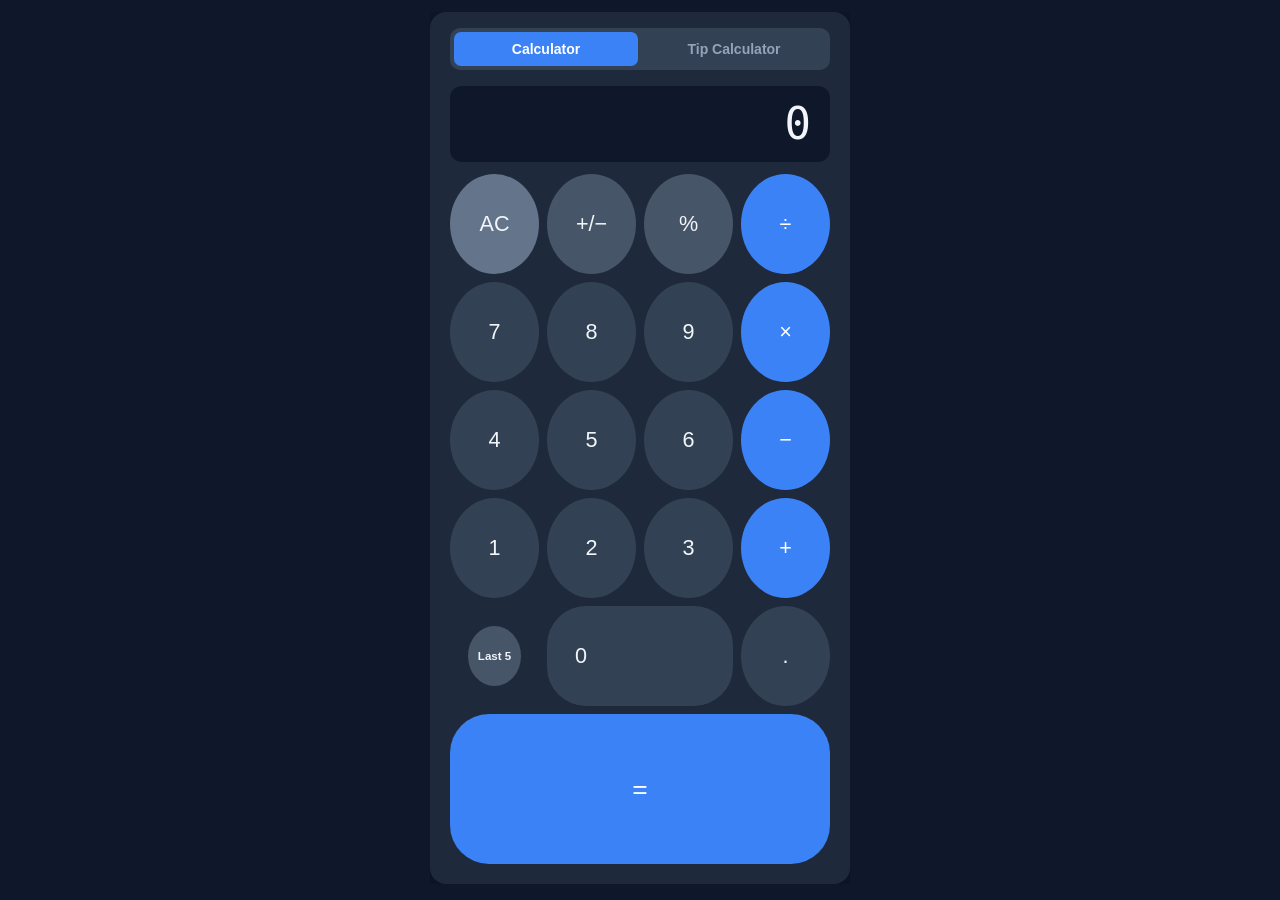
<file: index.html>
<!DOCTYPE html>
<html lang="en" data-theme="dark">
<head>
  <meta charset="UTF-8">
  <meta name="viewport" content="width=device-width, initial-scale=1.0">
  <meta name="mobile-web-app-capable" content="yes">
  <meta name="apple-mobile-web-app-capable" content="yes">
  <meta name="apple-mobile-web-app-status-bar-style" content="default">
  <title>Tip Calculator</title>
  <link rel="manifest" href="pwa_manifest.json">
  <link rel="icon" type="image/svg+xml" href="favicon.svg">
  <link rel="apple-touch-icon" href="icon-192.png">
  <link rel="stylesheet" href="styles.css">
</head>
<body>
  <div class="container">
    <main class="card">
      <!-- Mode Toggle: Calculator (left), Tip Calculator (right) -->
      <div class="mode-toggle-bar">
        <button class="mode-tab active" id="tab-calc" data-mode="calc">Calculator</button>
        <button class="mode-tab" id="tab-tip" data-mode="tip">Tip Calculator</button>
      </div>

      <!-- Basic Calculator Panel (visible by default) -->
      <div id="calc-panel">
        <div class="calc-display-wrapper">
          <div class="calc-display" id="calc-display">0</div>
        </div>

        <!--
          Grid layout — 6 rows:
            Row 1: AC  +/−  %  ÷
            Row 2: 7   8    9  ×
            Row 3: 4   5    6  −
            Row 4: 1   2    3  +
            Row 5: Last5  0(span2)  .      ← short row (0.6fr)
            Row 6: =  =  =  =              ← tall row (1.5fr), full width
        -->
        <div class="calc-grid">
          <!-- Row 1 -->
          <button class="calc-btn calc-ac" data-action="ac">AC</button>
          <button class="calc-btn calc-op" data-action="op" data-op="negate">+/−</button>
          <button class="calc-btn calc-op" data-action="op" data-op="percent">%</button>
          <button class="calc-btn calc-op calc-op-main" data-action="op" data-op="÷">÷</button>

          <!-- Row 2 -->
          <button class="calc-btn calc-digit" data-action="digit" data-digit="7">7</button>
          <button class="calc-btn calc-digit" data-action="digit" data-digit="8">8</button>
          <button class="calc-btn calc-digit" data-action="digit" data-digit="9">9</button>
          <button class="calc-btn calc-op calc-op-main" data-action="op" data-op="×">×</button>

          <!-- Row 3 -->
          <button class="calc-btn calc-digit" data-action="digit" data-digit="4">4</button>
          <button class="calc-btn calc-digit" data-action="digit" data-digit="5">5</button>
          <button class="calc-btn calc-digit" data-action="digit" data-digit="6">6</button>
          <button class="calc-btn calc-op calc-op-main" data-action="op" data-op="−">−</button>

          <!-- Row 4 -->
          <button class="calc-btn calc-digit" data-action="digit" data-digit="1">1</button>
          <button class="calc-btn calc-digit" data-action="digit" data-digit="2">2</button>
          <button class="calc-btn calc-digit" data-action="digit" data-digit="3">3</button>
          <button class="calc-btn calc-op calc-op-main" data-action="op" data-op="+">+</button>

          <!-- Row 5 (short): Last 5 | 0 (span 2) | . -->
          <button class="calc-btn calc-history-btn" id="calc-history-btn" data-action="history">Last 5</button>
          <button class="calc-btn calc-digit calc-zero" data-action="digit" data-digit="0">0</button>
          <button class="calc-btn calc-digit" data-action="decimal">.</button>

          <!-- Row 6 (tall): equals spans all 4 columns -->
          <button class="calc-btn calc-equals calc-equals-full" data-action="equals">=</button>
        </div>
      </div>

      <!-- Tip Calculator Panel (hidden by default) -->
      <div id="tip-panel" class="hidden">
        <div class="tip-panel-inner">
          <div class="input-group">
            <label for="bill-amount">Bill Amount</label>
            <div class="input-wrapper">
              <span class="currency-symbol">$</span>
              <input
                type="number"
                id="bill-amount"
                placeholder="0.00"
                min="0.01"
                step="0.01"
                inputmode="decimal"
                autocomplete="off"
              >
            </div>
          </div>

          <div class="tip-buttons-group">
            <p class="tip-label">Select Tip</p>
            <div class="tip-buttons">
              <button class="tip-btn" data-tip="10">10%</button>
              <button class="tip-btn" data-tip="20">20%</button>
              <button class="tip-btn" data-tip="30">30%</button>
            </div>
          </div>

          <div class="input-group">
            <label for="num-people">Number of People</label>
            <div class="input-wrapper">
              <input
                type="number"
                id="num-people"
                value="1"
                min="1"
                step="1"
                inputmode="numeric"
                autocomplete="off"
              >
            </div>
          </div>

          <div class="results">
            <div class="result-row">
              <span class="result-label">Tip Amount</span>
              <span class="result-value" id="tip-amount">&mdash;</span>
            </div>
            <div class="result-divider"></div>
            <div class="result-row">
              <span class="result-label">New Total</span>
              <span class="result-value" id="new-total">&mdash;</span>
            </div>
            <div class="result-divider"></div>
            <div class="result-row">
              <span class="result-label">Per Person</span>
              <span class="result-value" id="per-person">&mdash;</span>
            </div>
          </div>

          <button class="clear-btn" id="clear-btn">Clear</button>
        </div>
      </div>
    </main>
  </div>

  <!-- History Overlay Popup -->
  <div id="history-overlay" class="history-overlay hidden" aria-modal="true" role="dialog" aria-label="Recent Calculations">
    <div class="history-backdrop" id="history-backdrop"></div>
    <div class="history-popup">
      <div class="history-popup-header">
        <span class="history-popup-title">Recent Calculations</span>
        <button class="history-popup-close" id="history-popup-close" aria-label="Close">&times;</button>
      </div>
      <ul class="calc-history-list" id="calc-history-list">
        <li class="calc-history-empty">No calculations yet</li>
      </ul>
    </div>
  </div>

  <script src="app.js"></script>
  <script>if ('serviceWorker' in navigator) navigator.serviceWorker.register('sw.js');</script>
</body>
</html>
</file>
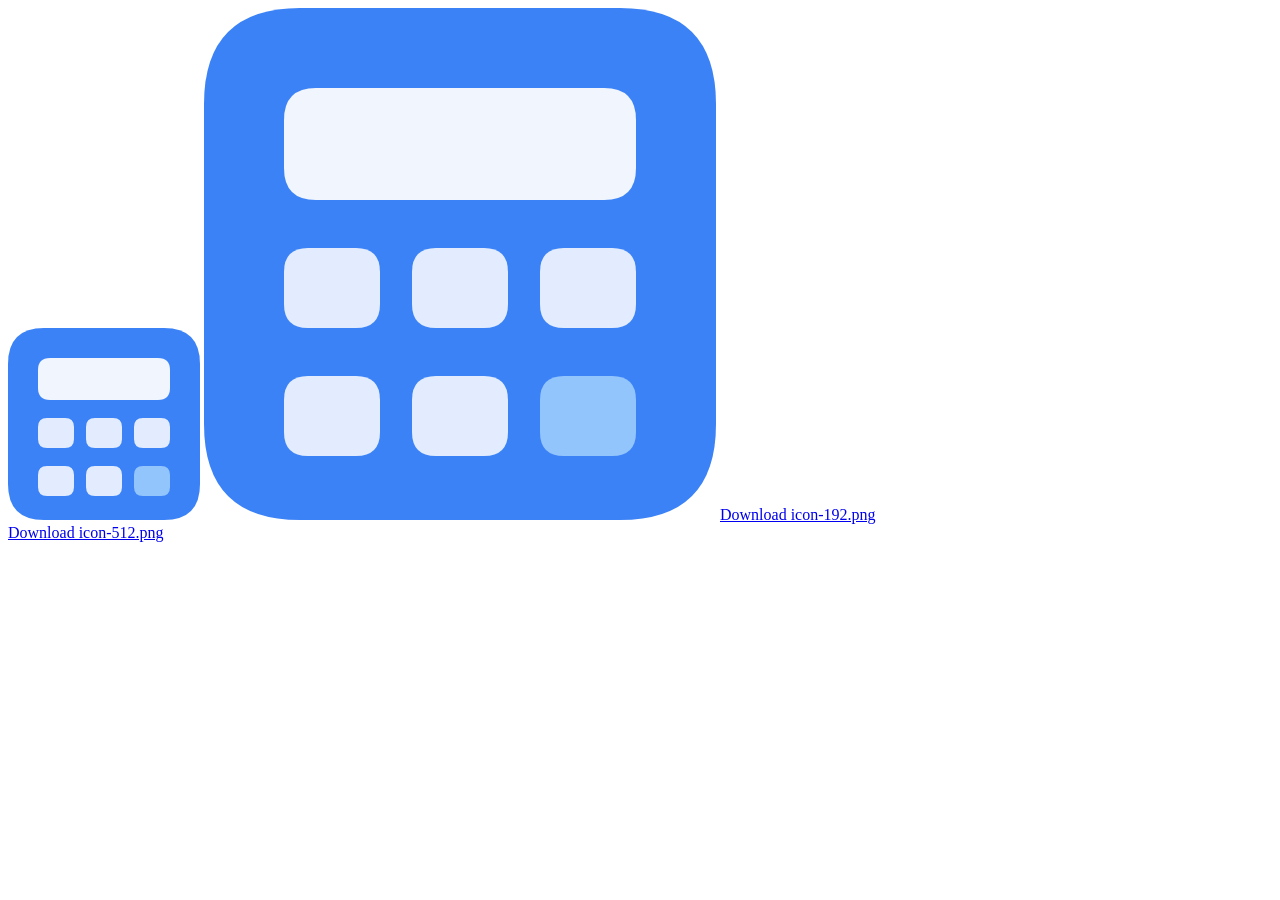
<file: generate-icons.html>
<!DOCTYPE html>
<html>
<head><title>Icon Generator</title></head>
<body>
<canvas id="c192" width="192" height="192"></canvas>
<canvas id="c512" width="512" height="512"></canvas>
<a id="dl192" download="icon-192.png">Download icon-192.png</a><br>
<a id="dl512" download="icon-512.png">Download icon-512.png</a>
<script>
function drawCalcIcon(canvas) {
  var size = canvas.width;
  var ctx = canvas.getContext('2d');
  var s = size / 32;
  var r = 6 * s;

  // Background
  ctx.fillStyle = '#3b82f6';
  ctx.beginPath();
  ctx.moveTo(r, 0);
  ctx.lineTo(size - r, 0);
  ctx.quadraticCurveTo(size, 0, size, r);
  ctx.lineTo(size, size - r);
  ctx.quadraticCurveTo(size, size, size - r, size);
  ctx.lineTo(r, size);
  ctx.quadraticCurveTo(0, size, 0, size - r);
  ctx.lineTo(0, r);
  ctx.quadraticCurveTo(0, 0, r, 0);
  ctx.closePath();
  ctx.fill();

  // Display bar
  ctx.fillStyle = 'rgba(255,255,255,0.92)';
  var dx = 5*s, dy = 5*s, dw = 22*s, dh = 7*s, dr = 2*s;
  ctx.beginPath();
  ctx.moveTo(dx+dr, dy);
  ctx.lineTo(dx+dw-dr, dy);
  ctx.quadraticCurveTo(dx+dw, dy, dx+dw, dy+dr);
  ctx.lineTo(dx+dw, dy+dh-dr);
  ctx.quadraticCurveTo(dx+dw, dy+dh, dx+dw-dr, dy+dh);
  ctx.lineTo(dx+dr, dy+dh);
  ctx.quadraticCurveTo(dx, dy+dh, dx, dy+dh-dr);
  ctx.lineTo(dx, dy+dr);
  ctx.quadraticCurveTo(dx, dy, dx+dr, dy);
  ctx.closePath();
  ctx.fill();

  function drawBtn(bx, by, color) {
    var bw = 6*s, bh = 5*s, br = 1.5*s;
    bx = bx*s; by = by*s;
    ctx.fillStyle = color;
    ctx.beginPath();
    ctx.moveTo(bx+br, by);
    ctx.lineTo(bx+bw-br, by);
    ctx.quadraticCurveTo(bx+bw, by, bx+bw, by+br);
    ctx.lineTo(bx+bw, by+bh-br);
    ctx.quadraticCurveTo(bx+bw, by+bh, bx+bw-br, by+bh);
    ctx.lineTo(bx+br, by+bh);
    ctx.quadraticCurveTo(bx, by+bh, bx, by+bh-br);
    ctx.lineTo(bx, by+br);
    ctx.quadraticCurveTo(bx, by, bx+br, by);
    ctx.closePath();
    ctx.fill();
  }

  drawBtn(5, 15, 'rgba(255,255,255,0.85)');
  drawBtn(13, 15, 'rgba(255,255,255,0.85)');
  drawBtn(21, 15, 'rgba(255,255,255,0.85)');
  drawBtn(5, 23, 'rgba(255,255,255,0.85)');
  drawBtn(13, 23, 'rgba(255,255,255,0.85)');
  drawBtn(21, 23, '#93c5fd');
}

var c192 = document.getElementById('c192');
var c512 = document.getElementById('c512');
drawCalcIcon(c192);
drawCalcIcon(c512);
document.getElementById('dl192').href = c192.toDataURL('image/png');
document.getElementById('dl512').href = c512.toDataURL('image/png');
</script>
</body>
</html>
</file>
<file: styles.css>
*, *::before, *::after {
  box-sizing: border-box;
  margin: 0;
  padding: 0;
}

/* Light theme tokens */
:root {
  --color-bg: #f0f4f8;
  --color-card: #ffffff;
  --color-primary: #2563eb;
  --color-primary-hover: #1d4ed8;
  --color-active-text: #ffffff;
  --color-text: #1e293b;
  --color-text-secondary: #64748b;
  --color-border: #e2e8f0;
  --color-result-bg: #f8fafc;
  --color-divider: #e2e8f0;
  --color-tip-btn-bg: #eff6ff;
  --color-tip-btn-border: #bfdbfe;
  --color-tip-btn-hover: #dbeafe;
  --color-tip-btn-hover-border: #93c5fd;
  --color-clear-btn-bg: #f1f5f9;
  --color-clear-btn-border: #cbd5e1;
  --color-clear-btn-text: #475569;
  --color-clear-btn-hover: #e2e8f0;
  --color-input-bg: #f8fafc;
  --color-input-focus-bg: #ffffff;
  --color-placeholder: #cbd5e1;
  --color-calc-display-bg: #1e293b;
  --color-calc-display-text: #f8fafc;
  --color-calc-digit-bg: #e2e8f0;
  --color-calc-digit-text: #1e293b;
  --color-calc-digit-hover: #cbd5e1;
  --color-calc-op-bg: #94a3b8;
  --color-calc-op-text: #ffffff;
  --color-calc-op-hover: #7c8fa6;
  --color-calc-ac-bg: #64748b;
  --color-calc-ac-text: #ffffff;
  --color-calc-ac-hover: #475569;
  --color-mode-tab-bg: #334155;
  --color-mode-tab-text: #94a3b8;
  --color-mode-tab-active-bg: #2563eb;
  --color-mode-tab-active-text: #ffffff;
  --color-history-bg: #f1f5f9;
  --color-history-border: #e2e8f0;
  --color-history-text: #1e293b;
  --color-history-text-secondary: #64748b;
  --color-history-item-border: #e2e8f0;
  --color-calc-history-btn-bg: #64748b;
  --color-calc-history-btn-text: #ffffff;
  --color-calc-history-btn-hover: #475569;
  --radius-card: 16px;
  --radius-btn: 10px;
  --radius-input: 10px;
  --shadow-card: 0 4px 24px rgba(0, 0, 0, 0.08);
  --font-family: -apple-system, BlinkMacSystemFont, 'Segoe UI', Roboto, Helvetica, Arial, sans-serif;
}

/* Dark theme tokens */
[data-theme="dark"] {
  --color-bg: #0f172a;
  --color-card: #1e293b;
  --color-primary: #3b82f6;
  --color-primary-hover: #2563eb;
  --color-active-text: #ffffff;
  --color-text: #f1f5f9;
  --color-text-secondary: #94a3b8;
  --color-border: #334155;
  --color-result-bg: #0f172a;
  --color-divider: #334155;
  --color-tip-btn-bg: #1e3a5f;
  --color-tip-btn-border: #2563eb;
  --color-tip-btn-hover: #1d4ed8;
  --color-tip-btn-hover-border: #3b82f6;
  --color-clear-btn-bg: #334155;
  --color-clear-btn-border: #475569;
  --color-clear-btn-text: #94a3b8;
  --color-clear-btn-hover: #475569;
  --color-input-bg: #0f172a;
  --color-input-focus-bg: #1e293b;
  --color-placeholder: #475569;
  --color-calc-display-bg: #0f172a;
  --color-calc-display-text: #f1f5f9;
  --color-calc-digit-bg: #334155;
  --color-calc-digit-text: #f1f5f9;
  --color-calc-digit-hover: #475569;
  --color-calc-op-bg: #475569;
  --color-calc-op-text: #f1f5f9;
  --color-calc-op-hover: #64748b;
  --color-calc-ac-bg: #64748b;
  --color-calc-ac-text: #f1f5f9;
  --color-calc-ac-hover: #94a3b8;
  --color-mode-tab-bg: #334155;
  --color-mode-tab-text: #94a3b8;
  --color-mode-tab-active-bg: #3b82f6;
  --color-mode-tab-active-text: #ffffff;
  --color-history-bg: #1e293b;
  --color-history-border: #334155;
  --color-history-text: #f1f5f9;
  --color-history-text-secondary: #94a3b8;
  --color-history-item-border: #334155;
  --color-calc-history-btn-bg: #475569;
  --color-calc-history-btn-text: #f1f5f9;
  --color-calc-history-btn-hover: #64748b;
  --shadow-card: 0 4px 24px rgba(0, 0, 0, 0.4);
}

/* Lock viewport — no scrolling ever */
html, body {
  height: 100%;
  overflow: hidden;
  overflow-x: hidden;
  touch-action: none;
  overscroll-behavior: none;
}

body {
  font-family: var(--font-family);
  background-color: var(--color-bg);
  color: var(--color-text);
  height: 100%;
  max-height: 100vh;
  width: 100%;
  max-width: 100vw;
  display: flex;
  align-items: flex-start;
  justify-content: center;
  padding: 12px 16px 16px;
  transition: background-color 0.2s ease, color 0.2s ease;
  overflow: hidden;
  overflow-x: hidden;
}

.container {
  width: 100%;
  max-width: 420px;
  height: 100%;
  max-height: 100vh;
  display: flex;
  flex-direction: column;
  /* Center the card vertically when it doesn't fill full height (tip mode) */
  justify-content: center;
  overflow: hidden;
  min-width: 0;
}

/*
 * .card — default (calc mode): flex: 1 so the calculator grid fills height.
 * .card.tip-mode: flex: 0 0 auto so the tip panel sizes to intrinsic content.
 */
.card {
  background: var(--color-card);
  border-radius: var(--radius-card);
  box-shadow: var(--shadow-card);
  padding: 16px 20px 20px;
  display: flex;
  flex-direction: column;
  /* Default: fill available height for the calculator grid */
  flex: 1;
  min-height: 0;
  min-width: 0;
  overflow: hidden;
  width: 100%;
}

/*
 * Tip mode: card sizes to its natural content height instead of stretching.
 * The container's justify-content: center then vertically centers it.
 */
.card.tip-mode {
  flex: 0 0 auto;
  height: auto;
  overflow: visible;
}

/* Mode Toggle */
.mode-toggle-bar {
  display: flex;
  gap: 4px;
  background: var(--color-mode-tab-bg);
  border-radius: 10px;
  padding: 4px;
  margin-bottom: 16px;
  flex-shrink: 0;
  width: 100%;
  min-width: 0;
  box-sizing: border-box;
}

.mode-tab {
  flex: 1;
  min-width: 0;
  padding: 9px 8px;
  font-size: 0.875rem;
  font-weight: 600;
  color: var(--color-mode-tab-text);
  background: transparent;
  border: none;
  border-radius: 7px;
  cursor: pointer;
  transition: background 0.15s ease, color 0.15s ease;
  -webkit-tap-highlight-color: transparent;
  touch-action: manipulation;
  white-space: nowrap;
  overflow: hidden;
  text-overflow: ellipsis;
}

.mode-tab.active {
  background: var(--color-mode-tab-active-bg);
  color: var(--color-mode-tab-active-text);
}

.mode-tab:not(.active):hover {
  color: var(--color-text);
}

/* Tip Panel */
.tip-panel-inner {
  display: flex;
  flex-direction: column;
  gap: 20px;
  /* Do NOT use flex: 1 here — let it size to content */
  min-width: 0;
  width: 100%;
}

/* Hidden utility */
.hidden {
  display: none !important;
}

/* Bill Input */
.input-group {
  display: flex;
  flex-direction: column;
  gap: 8px;
  flex-shrink: 0;
  width: 100%;
  min-width: 0;
}

.input-group label {
  font-size: 0.875rem;
  font-weight: 600;
  color: var(--color-text-secondary);
  text-transform: uppercase;
  letter-spacing: 0.05em;
}

.input-wrapper {
  position: relative;
  display: flex;
  align-items: center;
  width: 100%;
  min-width: 0;
}

.currency-symbol {
  position: absolute;
  left: 14px;
  font-size: 1.25rem;
  font-weight: 600;
  color: var(--color-text-secondary);
  pointer-events: none;
  user-select: none;
}

#bill-amount {
  width: 100%;
  min-width: 0;
  padding: 14px 14px 14px 34px;
  font-size: 1.5rem;
  font-weight: 600;
  color: var(--color-text);
  background: var(--color-input-bg);
  border: 2px solid var(--color-border);
  border-radius: var(--radius-input);
  outline: none;
  transition: border-color 0.15s ease, background 0.15s ease;
  -moz-appearance: textfield;
  box-sizing: border-box;
}

#bill-amount::-webkit-outer-spin-button,
#bill-amount::-webkit-inner-spin-button {
  -webkit-appearance: none;
  margin: 0;
}

#bill-amount::placeholder {
  color: var(--color-placeholder);
  font-weight: 400;
}

#bill-amount:focus {
  border-color: var(--color-primary);
  background: var(--color-input-focus-bg);
}

/* Number of People input */
#num-people {
  width: 100%;
  min-width: 0;
  padding: 12px 14px;
  font-size: 1.25rem;
  font-weight: 600;
  color: var(--color-text);
  background: var(--color-input-bg);
  border: 2px solid var(--color-border);
  border-radius: var(--radius-input);
  outline: none;
  transition: border-color 0.15s ease, background 0.15s ease;
  -moz-appearance: textfield;
  box-sizing: border-box;
}

#num-people::-webkit-outer-spin-button,
#num-people::-webkit-inner-spin-button {
  -webkit-appearance: none;
  margin: 0;
}

#num-people:focus {
  border-color: var(--color-primary);
  background: var(--color-input-focus-bg);
}

/* Tip Buttons */
.tip-buttons-group {
  display: flex;
  flex-direction: column;
  gap: 10px;
  flex-shrink: 0;
  width: 100%;
  min-width: 0;
}

.tip-label {
  font-size: 0.875rem;
  font-weight: 600;
  color: var(--color-text-secondary);
  text-transform: uppercase;
  letter-spacing: 0.05em;
}

.tip-buttons {
  display: flex;
  gap: 10px;
  width: 100%;
  min-width: 0;
  /* Use a fixed row height so buttons are square/circular */
  align-items: center;
}

/*
 * Tip buttons — circular.
 * We use aspect-ratio: 1/1 and let flex sizing determine the width.
 * Each button takes 1/3 of the row minus gaps.
 */
.tip-btn {
  flex: 1;
  min-width: 0;
  /* aspect-ratio forces height = width, making them circular */
  aspect-ratio: 1 / 1;
  padding: 0;
  font-size: 1.125rem;
  font-weight: 700;
  color: var(--color-primary);
  background: var(--color-tip-btn-bg);
  border: 2px solid var(--color-tip-btn-border);
  border-radius: 50%;
  cursor: pointer;
  transition: background 0.15s ease, border-color 0.15s ease, color 0.15s ease, transform 0.1s ease;
  -webkit-tap-highlight-color: transparent;
  touch-action: manipulation;
  box-sizing: border-box;
  display: flex;
  align-items: center;
  justify-content: center;
}

.tip-btn:hover {
  background: var(--color-tip-btn-hover);
  border-color: var(--color-tip-btn-hover-border);
}

.tip-btn:active {
  transform: scale(0.97);
}

.tip-btn.active {
  background: var(--color-primary);
  border-color: var(--color-primary);
  color: var(--color-active-text);
}

.tip-btn.active:hover {
  background: var(--color-primary-hover);
  border-color: var(--color-primary-hover);
}

/* Results */
.results {
  background: var(--color-result-bg);
  border-radius: 12px;
  border: 1px solid var(--color-border);
  overflow: hidden;
  flex-shrink: 0;
  width: 100%;
  min-width: 0;
  box-sizing: border-box;
}

.result-row {
  display: flex;
  align-items: center;
  justify-content: space-between;
  padding: 14px 20px;
  min-width: 0;
}

.result-divider {
  height: 1px;
  background: var(--color-divider);
  margin: 0 20px;
}

.result-label {
  font-size: 0.9375rem;
  font-weight: 500;
  color: var(--color-text-secondary);
  flex-shrink: 0;
}

.result-value {
  font-size: 1.375rem;
  font-weight: 700;
  color: var(--color-text);
  letter-spacing: -0.02em;
  min-width: 0;
  text-align: right;
}

.result-value.calculated {
  color: var(--color-primary);
}

/* Clear Button */
.clear-btn {
  width: 100%;
  padding: 13px;
  font-size: 1rem;
  font-weight: 600;
  color: var(--color-clear-btn-text);
  background: var(--color-clear-btn-bg);
  border: 2px solid var(--color-clear-btn-border);
  border-radius: var(--radius-btn);
  cursor: pointer;
  transition: background 0.15s ease, border-color 0.15s ease, color 0.15s ease;
  -webkit-tap-highlight-color: transparent;
  touch-action: manipulation;
  flex-shrink: 0;
  box-sizing: border-box;
}

.clear-btn:hover {
  background: var(--color-clear-btn-hover);
}

.clear-btn:active {
  transform: scale(0.98);
}

/* Basic Calculator Panel */
#calc-panel {
  display: flex;
  flex-direction: column;
  gap: 12px;
  flex: 1;
  min-height: 0;
  min-width: 0;
  overflow: hidden;
  width: 100%;
}

#tip-panel {
  display: flex;
  flex-direction: column;
  /* Do NOT use flex: 1 — size to content */
  flex: 0 0 auto;
  min-width: 0;
  width: 100%;
}

.calc-display-wrapper {
  background: var(--color-calc-display-bg);
  border-radius: 12px;
  padding: 14px 20px;
  min-height: 76px;
  display: flex;
  align-items: flex-end;
  justify-content: flex-end;
  overflow: hidden;
  flex-shrink: 0;
  width: 100%;
  box-sizing: border-box;
}

.calc-display {
  font-size: 2.75rem;
  font-weight: 300;
  color: var(--color-calc-display-text);
  font-family: -apple-system, BlinkMacSystemFont, 'SF Mono', 'Segoe UI', monospace;
  letter-spacing: -0.02em;
  word-break: break-all;
  text-align: right;
  line-height: 1.1;
  min-width: 0;
  max-width: 100%;
}

/*
 * Calculator grid — 6 rows:
 *   rows 1–5: equal-height rows (1fr each)
 *     row 1: AC  +/−  %  ÷
 *     row 2: 7   8    9  ×
 *     row 3: 4   5    6  −
 *     row 4: 1   2    3  +
 *     row 5: Last5  0(span2)  .   ← same 1fr height as rows 1-4
 *   row 6: equals — taller row (1.5fr), fills remaining space
 *
 * All five digit/operator rows (including the 0 row) share the same 1fr
 * height, satisfying the equal-row-height requirement.
 * The "Last 5" button appears visually shorter because it is a small
 * circular button rendered within the same-height cell — the cell height
 * matches its peers but the button itself is compact.
 * The equals button overrides aspect-ratio so it stays rectangular.
 */
.calc-grid {
  display: grid;
  grid-template-columns: repeat(4, 1fr);
  grid-template-rows: repeat(5, 1fr) 1.5fr;
  gap: 8px;
  flex: 1;
  min-height: 0;
  min-width: 0;
  width: 100%;
  box-sizing: border-box;
}

/* Base button styles */
.calc-btn {
  padding: 0;
  font-size: 1.35rem;
  font-weight: 500;
  border: none;
  border-radius: 50%;
  cursor: pointer;
  transition: background 0.1s ease, transform 0.08s ease;
  -webkit-tap-highlight-color: transparent;
  touch-action: manipulation;
  display: flex;
  align-items: center;
  justify-content: center;
  /* Enforce square/circular shape for all standard buttons */
  width: 100%;
  height: 100%;
  min-height: 0;
  min-width: 0;
  aspect-ratio: 1 / 1;
  /* Center within the grid cell */
  justify-self: center;
  align-self: center;
  box-sizing: border-box;
}

.calc-btn:active {
  transform: scale(0.93);
}

.calc-digit {
  background: var(--color-calc-digit-bg);
  color: var(--color-calc-digit-text);
}

.calc-digit:hover {
  background: var(--color-calc-digit-hover);
}

.calc-op {
  background: var(--color-calc-op-bg);
  color: var(--color-calc-op-text);
}

.calc-op:hover {
  background: var(--color-calc-op-hover);
}

.calc-op-main {
  background: var(--color-primary);
  color: #ffffff;
}

.calc-op-main:hover {
  background: var(--color-primary-hover);
}

.calc-op-main.active-op {
  background: #ffffff;
  color: var(--color-primary);
}

.calc-ac {
  background: var(--color-calc-ac-bg);
  color: var(--color-calc-ac-text);
}

.calc-ac:hover {
  background: var(--color-calc-ac-hover);
}

/*
 * Equals button — full width, spans all 4 columns in its own row.
 * Override aspect-ratio so it stays a wide rectangle, not a circle.
 * Override border-radius so it looks like a pill/rectangle.
 * Override justify-self/align-self so it fills the full cell width.
 */
.calc-equals {
  background: var(--color-primary);
  color: #ffffff;
  font-size: 1.65rem;
}

.calc-equals:hover {
  background: var(--color-primary-hover);
}

.calc-equals-full {
  grid-column: 1 / -1;
  border-radius: 39px;
  /* Override the circular aspect-ratio from .calc-btn */
  aspect-ratio: unset;
  width: 100%;
  height: 100%;
  justify-self: stretch;
  align-self: stretch;
}

/*
 * History button — in row 5 (same 1fr height as digit rows).
 * The button itself is rendered small/compact via a reduced max-size,
 * making it visually appear shorter than the digit buttons in the same row.
 * The cell height matches its peers (1fr) but the button is constrained.
 */
.calc-history-btn {
  background: var(--color-calc-history-btn-bg);
  color: var(--color-calc-history-btn-text);
  font-size: 0.72rem;
  font-weight: 700;
  border-radius: 50%;
  /* Constrain the button to ~60% of the cell height so it appears
     noticeably smaller/shorter than the standard digit buttons */
  max-width: 60%;
  max-height: 60%;
  aspect-ratio: 1 / 1;
}

.calc-history-btn:hover {
  background: var(--color-calc-history-btn-hover);
}

.calc-history-btn.history-open {
  background: var(--color-primary);
  color: #ffffff;
}

/*
 * Zero button — spans 2 columns in row 5 (same 1fr height as digit rows).
 * Override aspect-ratio so it stays a wide pill shape.
 */
.calc-zero {
  grid-column: span 2;
  border-radius: 39px;
  justify-content: flex-start;
  padding-left: 28px;
  aspect-ratio: unset;
  width: 100%;
  height: 100%;
  justify-self: stretch;
  align-self: stretch;
}

/* ── History Overlay Popup ── */
.history-overlay {
  position: fixed;
  inset: 0;
  z-index: 1000;
  display: flex;
  align-items: center;
  justify-content: center;
}

.history-overlay.hidden {
  display: none !important;
}

.history-backdrop {
  position: absolute;
  inset: 0;
  background: rgba(0, 0, 0, 0.55);
  backdrop-filter: blur(2px);
  -webkit-backdrop-filter: blur(2px);
}

.history-popup {
  position: relative;
  z-index: 1001;
  background: var(--color-history-bg);
  border: 1px solid var(--color-history-border);
  border-radius: 16px;
  width: calc(100% - 48px);
  max-width: 360px;
  box-shadow: 0 8px 40px rgba(0, 0, 0, 0.4);
  overflow: hidden;
}

.history-popup-header {
  display: flex;
  align-items: center;
  justify-content: space-between;
  padding: 14px 16px 12px;
  border-bottom: 1px solid var(--color-history-item-border);
}

.history-popup-title {
  font-size: 0.8125rem;
  font-weight: 700;
  text-transform: uppercase;
  letter-spacing: 0.07em;
  color: var(--color-history-text-secondary);
}

.history-popup-close {
  background: none;
  border: none;
  color: var(--color-history-text-secondary);
  font-size: 1.5rem;
  line-height: 1;
  cursor: pointer;
  padding: 0 4px;
  -webkit-tap-highlight-color: transparent;
  touch-action: manipulation;
  display: flex;
  align-items: center;
  justify-content: center;
}

.history-popup-close:hover {
  color: var(--color-history-text);
}

.calc-history-list {
  list-style: none;
  margin: 0;
  padding: 0;
}

.calc-history-list li {
  padding: 12px 16px;
  border-bottom: 1px solid var(--color-history-item-border);
  display: flex;
  justify-content: space-between;
  align-items: baseline;
  gap: 8px;
}

.calc-history-list li:last-child {
  border-bottom: none;
}

.calc-history-empty {
  color: var(--color-history-text-secondary) !important;
  font-size: 0.875rem;
  font-style: italic;
  justify-content: center !important;
}

.calc-history-expr {
  font-size: 0.875rem;
  color: var(--color-history-text-secondary);
  flex: 1;
  min-width: 0;
  overflow: hidden;
  text-overflow: ellipsis;
  white-space: nowrap;
}

.calc-history-result {
  font-size: 1rem;
  font-weight: 700;
  color: var(--color-primary);
  white-space: nowrap;
  flex-shrink: 0;
}

/* Responsive — narrow mobile */
@media (max-width: 360px) {
  .card {
    padding: 12px 12px 14px;
  }

  .tip-panel-inner {
    gap: 14px;
  }

  .tip-btn {
    font-size: 1rem;
  }

  #bill-amount {
    font-size: 1.25rem;
  }

  .result-value {
    font-size: 1.2rem;
  }

  .calc-btn {
    font-size: 1.15rem;
  }

  .calc-display {
    font-size: 2.25rem;
  }

  .calc-equals {
    font-size: 1.4rem;
  }

  .calc-history-btn {
    font-size: 0.62rem;
  }
}
</file>
